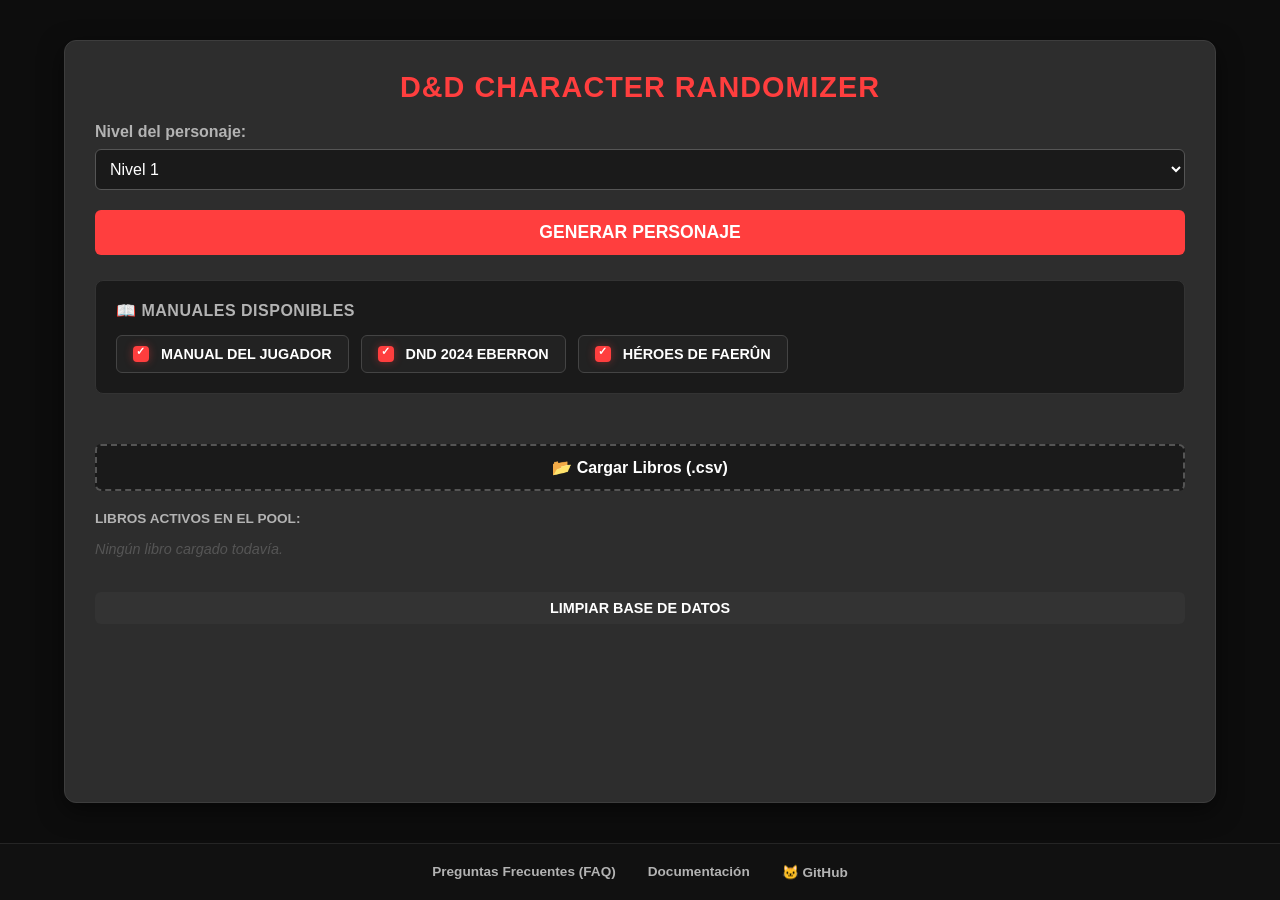
<file: index.html>
<!DOCTYPE html>
<html lang="es">
<head>
    <meta charset="UTF-8">
    <meta name="viewport" content="width=device-width, initial-scale=1.0">
    <title>Randomizador de Personajes - D&D</title>
    <link rel="stylesheet" href="CSS/style.css">
    <link rel="stylesheet" href="CSS/index-style.css">
    <link rel="icon" href="IMG/icon.png">
    <script src="java.js" defer></script>
</head>
<body>

<div id="toast-container"></div>

<div class="container">
    <h1>D&D Character Randomizer</h1>
    
    <div class="form-group">
        <label for="level-select">Nivel del personaje:</label>
        <select id="level-select">
            <script>
                for (let i = 1; i <= 20; i++) {
                    document.write(`<option value="${i}">Nivel ${i}</option>`);
                }
            </script>
        </select>
    </div>

    <button id="generate-btn" disabled>Generar Personaje</button>

    <div class="result-box" id="result-box">
        <div class="result-item">
            <span class="label-result">Nivel</span>
            <span class="value-result" id="res-level">-</span>
        </div>
        <div class="result-item">
            <span class="label-result">Raza</span>
            <span class="value-result" id="res-race">-</span>
        </div>
        <div class="result-item" id="container-subrace">
            <span class="label-result">Subraza</span>
            <span class="value-result" id="res-subrace">-</span>
        </div>
        <div class="result-item">
            <span class="label-result">Clase</span>
            <span class="value-result" id="res-class">-</span>
        </div>
        <div class="result-item" id="container-subclass">
            <span class="label-result">Subclase</span>
            <span class="value-result" id="res-subclass">-</span>
        </div>
        <div class="result-item">
            <span class="label-result">Trasfondo</span>
            <span class="value-result" id="res-background">-</span>
        </div>
        
        <div class="stats-container" id="container-stats" style="display: none;">
            <div class="stat-block"><span>FUE</span><strong id="stat-fue">10</strong></div>
            <div class="stat-block"><span>DES</span><strong id="stat-des">10</strong></div>
            <div class="stat-block"><span>CON</span><strong id="stat-con">10</strong></div>
            <div class="stat-block"><span>INT</span><strong id="stat-int">10</strong></div>
            <div class="stat-block"><span>SAB</span><strong id="stat-sab">10</strong></div>
            <div class="stat-block"><span>CAR</span><strong id="stat-car">10</strong></div>
        </div>
    </div>

    <div class="native-books-container">
        <h3>📖 Manuales Disponibles</h3>
        <div id="native-books-grid" class="native-books-grid">
            </div>
    </div>

    <div class="form-group">
        <label class="custom-file-upload">
            <input type="file" id="csv-file" accept=".csv" multiple>
            <span>📂 Cargar Libros (.csv)</span>
        </label>
    </div>

    <div class="file-list-container">
        <label>Libros activos en el pool:</label>
        <div id="loaded-files-list" class="chips-container">
            <span class="empty-list-msg">Ningún libro cargado todavía.</span>
        </div>
    </div>
    
    <button id="clear-btn" class="btn-secondary" style="margin-top: 10px; background-color: #333; font-size: 0.9rem; padding: 8px;">Limpiar Base de Datos</button>
</div>

<footer class="main-footer">
    <div class="footer-content">
        <div class="footer-links">
            <a href="HTML/faq.html">Preguntas Frecuentes (FAQ)</a>
            <a href="HTML/documentacion.html">Documentación</a>
            <a href="https://github.com/Coty1904/D-D-Character-Randomizer" target="_blank" rel="noopener noreferrer">🐱 GitHub</a>
        </div>
    </div>
</footer>

</body>
</html>
</file>
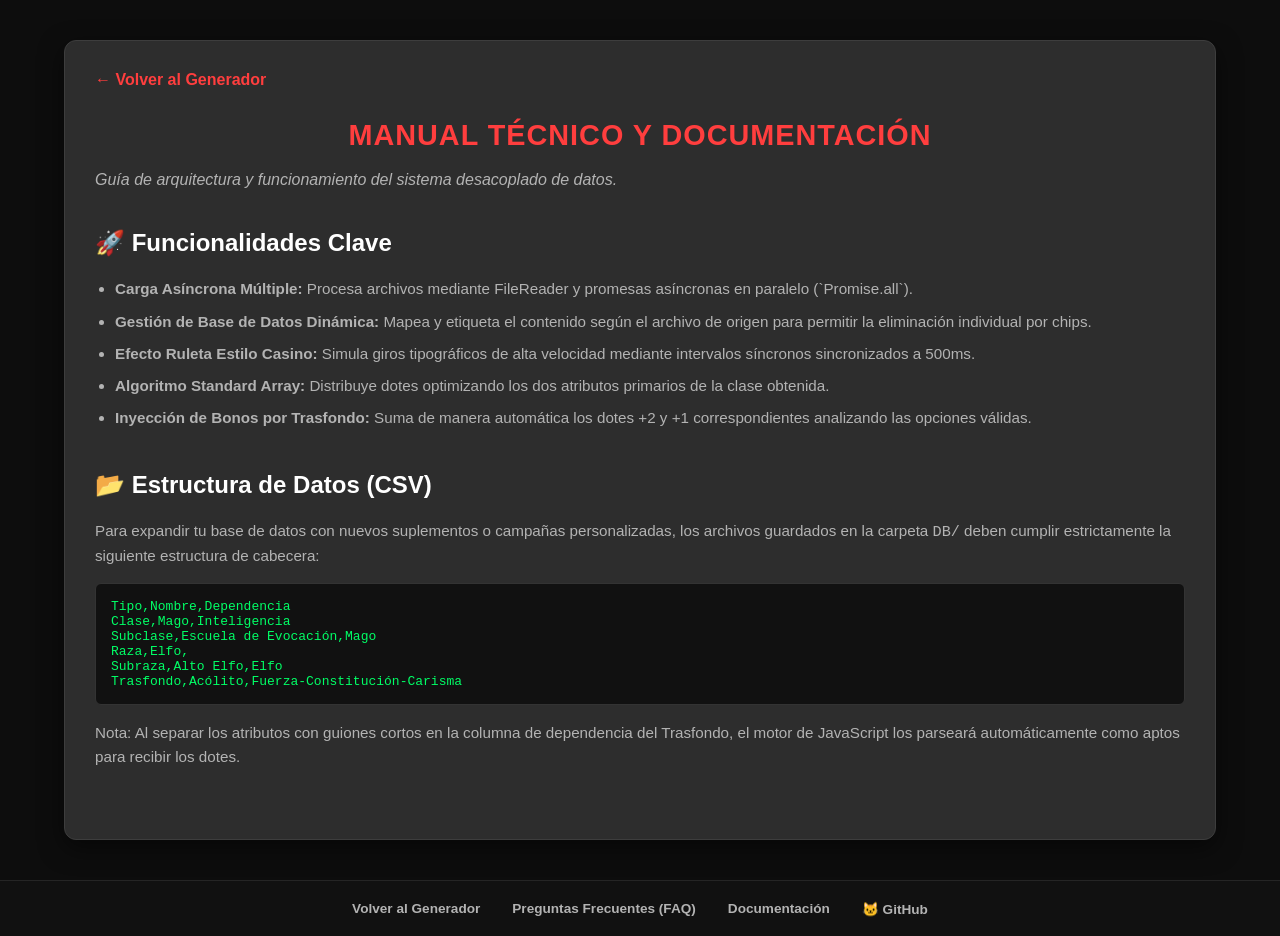
<file: HTML/documentacion.html>
<!DOCTYPE html>
<html lang="es">
<head>
    <meta charset="UTF-8">
    <meta name="viewport" content="width=device-width, initial-scale=1.0">
    <title>Documentación - D&D 2024 Character Randomizer</title>
    <link rel="stylesheet" href="../CSS/style.css">
    <link rel="stylesheet" href="../CSS/doc-style.css">
    <link rel="icon" href="../IMG/icon.png">
    <style>
        .doc-section { margin-bottom: 40px; }
        .doc-section p, .doc-section li { color: var(--text-secondary); line-height: 1.6; font-size: 0.95rem; }
        .doc-section ul { padding-left: 20px; }
        .doc-section li { margin-bottom: 8px; }
        .code-block { background: #111; padding: 15px; border-radius: 6px; border: 1px solid #333; font-family: monospace; color: #00ff66; overflow-x: auto; margin: 15px 0; }
        .btn-back { display: inline-block; margin-bottom: 30px; color: var(--accent-color); text-decoration: none; font-weight: bold; }
    </style>
</head>
<body>
    <div class="container">
        <a href="../index.html" class="btn-back">← Volver al Generador</a>
        <h1>Manual Técnico y Documentación</h1>
        <p style="color: var(--text-secondary); font-style: italic; margin-bottom: 40px;">Guía de arquitectura y funcionamiento del sistema desacoplado de datos.</p>

        <div class="doc-section">
            <h2>🚀 Funcionalidades Clave</h2>
            <ul>
                <li><strong>Carga Asíncrona Múltiple:</strong> Procesa archivos mediante FileReader y promesas asíncronas en paralelo (`Promise.all`).</li>
                <li><strong>Gestión de Base de Datos Dinámica:</strong> Mapea y etiqueta el contenido según el archivo de origen para permitir la eliminación individual por chips.</li>
                <li><strong>Efecto Ruleta Estilo Casino:</strong> Simula giros tipográficos de alta velocidad mediante intervalos síncronos sincronizados a 500ms.</li>
                <li><strong>Algoritmo Standard Array:</strong> Distribuye dotes optimizando los dos atributos primarios de la clase obtenida.</li>
                <li><strong>Inyección de Bonos por Trasfondo:</strong> Suma de manera automática los dotes +2 y +1 correspondientes analizando las opciones válidas.</li>
            </ul>
        </div>

        <div class="doc-section">
            <h2>📂 Estructura de Datos (CSV)</h2>
            <p>Para expandir tu base de datos con nuevos suplementos o campañas personalizadas, los archivos guardados en la carpeta <code>DB/</code> deben cumplir estrictamente la siguiente estructura de cabecera:</p>
            <div class="code-block">
                Tipo,Nombre,Dependencia<br>
                Clase,Mago,Inteligencia<br>
                Subclase,Escuela de Evocación,Mago<br>
                Raza,Elfo,<br>
                Subraza,Alto Elfo,Elfo<br>
                Trasfondo,Acólito,Fuerza-Constitución-Carisma
            </div>
            <p>Nota: Al separar los atributos con guiones cortos en la columna de dependencia del Trasfondo, el motor de JavaScript los parseará automáticamente como aptos para recibir los dotes.</p>
        </div>
    </div>
    <!-- FOOTER DE LAS PÁGINAS SECUNDARIAS (Sin Copyright, centrado y fijo al fondo) -->
    <footer class="main-footer">
        <div class="footer-content">
            <div class="footer-links">
                <a href="../index.html">Volver al Generador</a>
                <a href="faq.html">Preguntas Frecuentes (FAQ)</a>
                <a href="documentacion.html">Documentación</a>
                <a href="https://github.com/Coty1904/D-D-Character-Randomizer" target="_blank" rel="noopener noreferrer">🐱 GitHub</a>
            </div>
        </div>
    </footer>
</body>
</html>
</file>
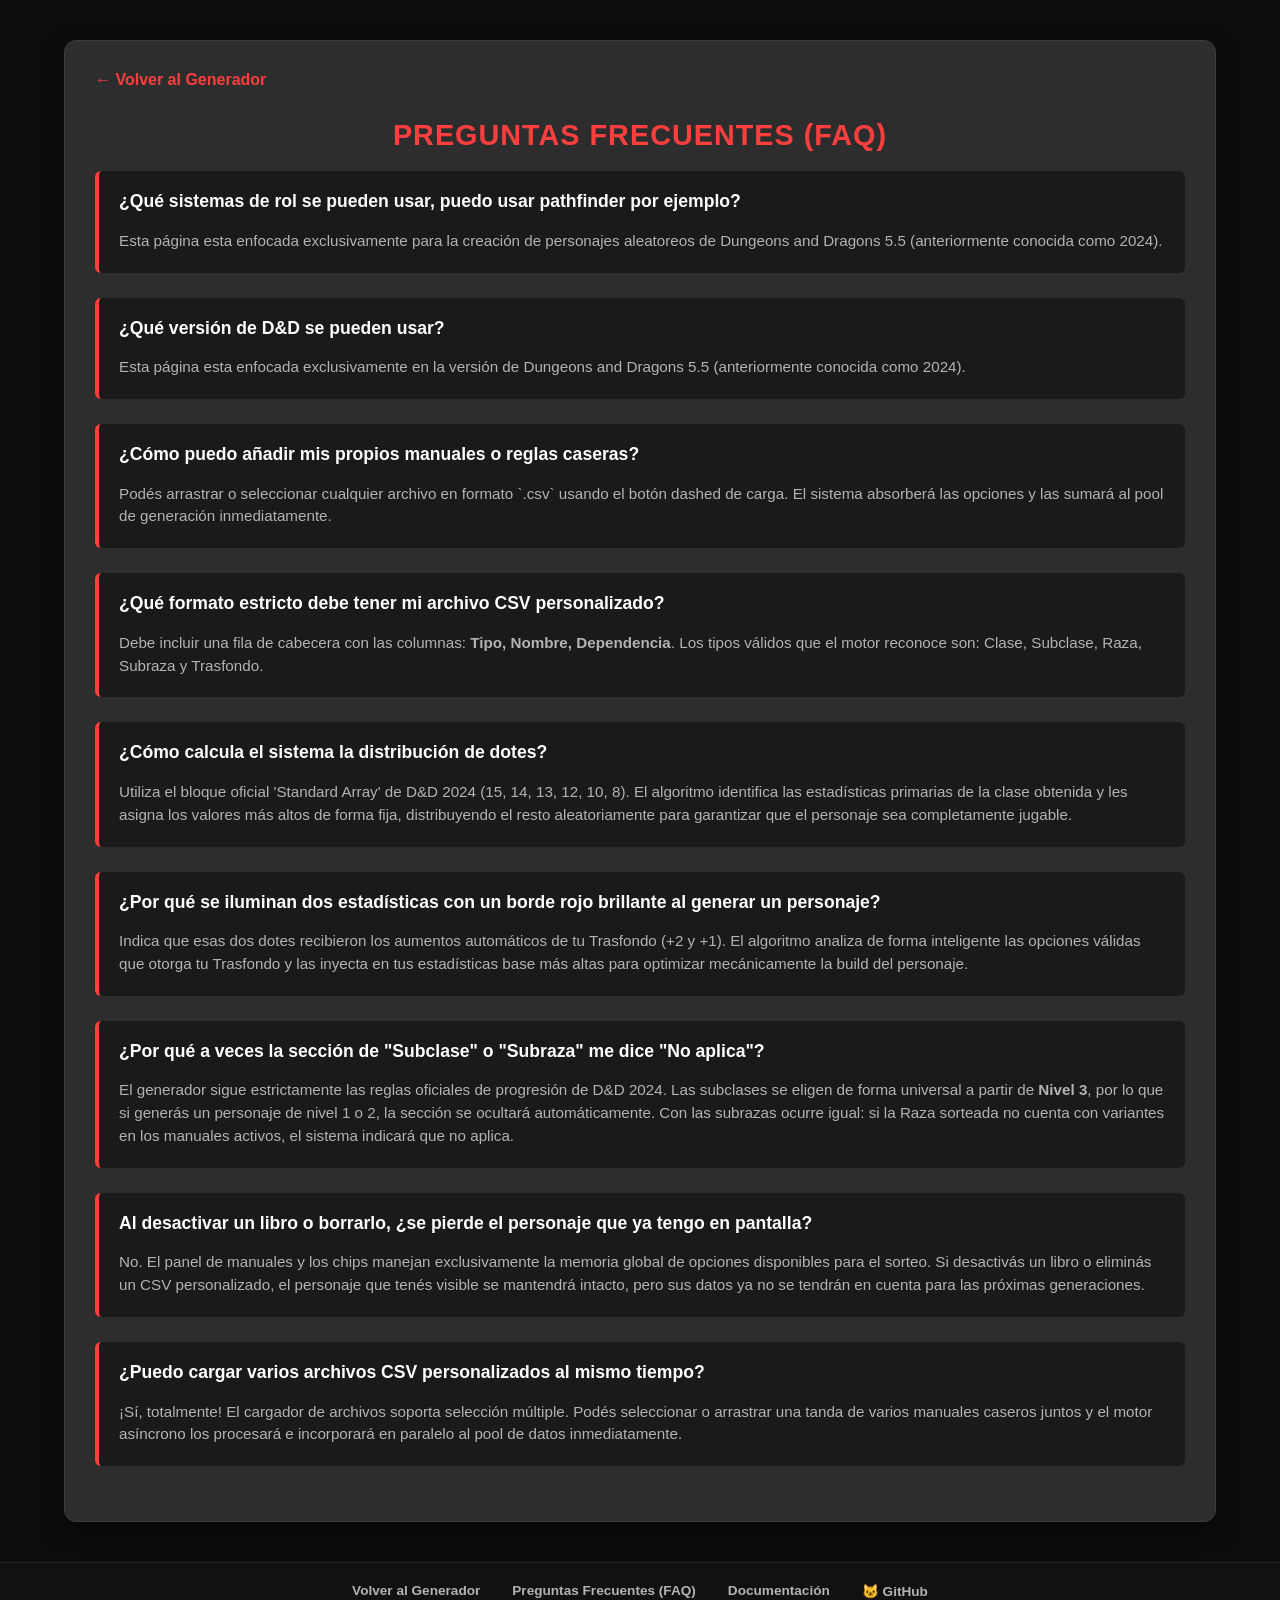
<file: HTML/faq.html>
<!DOCTYPE html>
<html lang="es">
<head>
    <meta charset="UTF-8">
    <meta name="viewport" content="width=device-width, initial-scale=1.0">
    <title>FAQ - D&D 2024 Character Randomizer</title>
    <link rel="stylesheet" href="../CSS/style.css">
    <link rel="stylesheet" href="../CSS/faq-style.css">
    <link rel="icon" href="../IMG/icon.png">
    <style>
        .faq-box { margin-bottom: 25px; padding: 20px; background: #1a1a1a; border-radius: 6px; border-left: 4px solid var(--accent-color); }
        .faq-box h3 { margin-top: 0; color: var(--text-color); font-size: 1.1rem; }
        .faq-box p { color: var(--text-secondary); line-height: 1.5; margin-bottom: 0; font-size: 0.95rem; }
        .btn-back { display: inline-block; margin-bottom: 30px; color: var(--accent-color); text-decoration: none; font-weight: bold; }
    </style>
</head>
<body>
    <div class="container">
        <a href="../index.html" class="btn-back">← Volver al Generador</a>
        <h1>Preguntas Frecuentes (FAQ)</h1>
        
        <div class="faq-box">
            <h3>¿Qué sistemas de rol se pueden usar, puedo usar pathfinder por ejemplo?</h3>
            <p>Esta página esta enfocada exclusivamente para la creación de personajes aleatoreos de Dungeons and Dragons 5.5 (anteriormente conocida como 2024).</p>
        </div>

        <div class="faq-box">
            <h3>¿Qué versión de D&D se pueden usar?</h3>
            <p>Esta página esta enfocada exclusivamente en la versión de Dungeons and Dragons 5.5 (anteriormente conocida como 2024).</p>
        </div>

        <div class="faq-box">
            <h3>¿Cómo puedo añadir mis propios manuales o reglas caseras?</h3>
            <p>Podés arrastrar o seleccionar cualquier archivo en formato `.csv` usando el botón dashed de carga. El sistema absorberá las opciones y las sumará al pool de generación inmediatamente.</p>
        </div>

        <div class="faq-box">
            <h3>¿Qué formato estricto debe tener mi archivo CSV personalizado?</h3>
            <p>Debe incluir una fila de cabecera con las columnas: <strong>Tipo, Nombre, Dependencia</strong>. Los tipos válidos que el motor reconoce son: Clase, Subclase, Raza, Subraza y Trasfondo.</p>
        </div>

        <div class="faq-box">
            <h3>¿Cómo calcula el sistema la distribución de dotes?</h3>
            <p>Utiliza el bloque oficial 'Standard Array' de D&D 2024 (15, 14, 13, 12, 10, 8). El algoritmo identifica las estadísticas primarias de la clase obtenida y les asigna los valores más altos de forma fija, distribuyendo el resto aleatoriamente para garantizar que el personaje sea completamente jugable.</p>
        </div>

        <div class="faq-box">
            <h3>¿Por qué se iluminan dos estadísticas con un borde rojo brillante al generar un personaje?</h3>
            <p>Indica que esas dos dotes recibieron los aumentos automáticos de tu Trasfondo (+2 y +1). El algoritmo analiza de forma inteligente las opciones válidas que otorga tu Trasfondo y las inyecta en tus estadísticas base más altas para optimizar mecánicamente la build del personaje.</p>
        </div>

        <div class="faq-box">
            <h3>¿Por qué a veces la sección de "Subclase" o "Subraza" me dice "No aplica"?</h3>
            <p>El generador sigue estrictamente las reglas oficiales de progresión de D&D 2024. Las subclases se eligen de forma universal a partir de <strong>Nivel 3</strong>, por lo que si generás un personaje de nivel 1 o 2, la sección se ocultará automáticamente. Con las subrazas ocurre igual: si la Raza sorteada no cuenta con variantes en los manuales activos, el sistema indicará que no aplica.</p>
        </div>

        <div class="faq-box">
            <h3>Al desactivar un libro o borrarlo, ¿se pierde el personaje que ya tengo en pantalla?</h3>
            <p>No. El panel de manuales y los chips manejan exclusivamente la memoria global de opciones disponibles para el sorteo. Si desactivás un libro o eliminás un CSV personalizado, el personaje que tenés visible se mantendrá intacto, pero sus datos ya no se tendrán en cuenta para las próximas generaciones.</p>
        </div>

        <div class="faq-box">
            <h3>¿Puedo cargar varios archivos CSV personalizados al mismo tiempo?</h3>
            <p>¡Sí, totalmente! El cargador de archivos soporta selección múltiple. Podés seleccionar o arrastrar una tanda de varios manuales caseros juntos y el motor asíncrono los procesará e incorporará en paralelo al pool de datos inmediatamente.</p>
        </div>
    </div>
    <!-- FOOTER DE LAS PÁGINAS SECUNDARIAS (Sin Copyright, centrado y fijo al fondo) -->
    <footer class="main-footer">
        <div class="footer-content">
            <div class="footer-links">
                <a href="../index.html">Volver al Generador</a>
                <a href="faq.html">Preguntas Frecuentes (FAQ)</a>
                <a href="documentacion.html">Documentación</a>
                <a href="https://github.com/Coty1904/D-D-Character-Randomizer" target="_blank" rel="noopener noreferrer">🐱 GitHub</a>
            </div>
        </div>
    </footer>
</body>
</html>
</file>
<file: CSS/style.css>
:root {
    --bg-color: #1a1a1a;
    --card-bg: #2d2d2d;
    --accent-color: #ff3e3e;
    --text-color: #ffffff;
    --text-secondary: #b3b3b3;
    --success-color: #2ecc71;
}

body {
    background-color: #0d0d0d;
    color: var(--text-color);
    font-family: 'Segoe UI', Tahoma, Geneva, Verdana, sans-serif;
    margin: 0;
    padding: 0;
    display: flex;
    flex-direction: column;
    align-items: center;       /* Centra la tarjeta .container en pantallas horizontales */
    min-height: 100vh;
    box-sizing: border-box;
}

.container {
    background-color: var(--card-bg);
    padding: 30px;
    border-radius: 12px;
    box-shadow: 0 8px 24px rgba(0, 0, 0, 0.5);
    width: 90%;                /* Usa el 90% del espacio disponible si la pantalla se achica */
    max-width: 1200px;          /* ¡AUMENTADO! El candado sube de 600px a 900px para que sea alargado en PC */
    box-sizing: border-box;
    border: 1px solid #3d3d3d;
    margin: 40px auto;         /* Centrado balanceado arriba y abajo */
    flex: 1;                   /* Empuja al footer obligatoriamente al piso de la pantalla */
}

h1 {
    text-align: center;
    color: var(--accent-color);
    margin-top: 0;
    font-size: 1.8rem;
    text-transform: uppercase;
    letter-spacing: 1px;
}

/* =========================================================================
   ESTILOS CONTROLADOS DEL FOOTER COMPLETO (PUNTA A PUNTA)
   ========================================================================= */
.main-footer {
    width: 100%;               /* Se estira de lado a lado del monitor */
    background-color: #111;
    border-top: 1px solid #252525;
    padding: 20px 0;
    margin-top: auto;          /* Anclaje al fondo absoluto */
    box-sizing: border-box;
}

.footer-content {
    width: 100%;
    max-width: 900px;          /* Sincronizado con el ancho máximo de la tarjeta */
    margin: 0 auto;
    padding: 0 20px;
    display: flex;
    justify-content: center;   /* Enlaces de navegación centrados */
    align-items: center;
    box-sizing: border-box;
}

.footer-links {
    display: flex;
    gap: 32px;
}

.footer-links a {
    color: var(--text-secondary);
    text-decoration: none;
    font-size: 0.85rem;
    font-weight: 600;
    transition: color 0.2s ease;
}

.footer-links a:hover {
    color: var(--accent-color);
}

@media (max-width: 768px) {
    body {
        padding: 10px;
        align-items: stretch;  /* En celulares anula el centrado de PC y va a ancho completo */
    }
    .container {
        padding: 20px 15px;
        margin: 10px auto;
        max-width: 100%;       /* Ocupa todo el ancho en mobile */
    }
    .footer-links {
        gap: 20px;
        flex-wrap: wrap;
        justify-content: center;
    }
}
</file>
<file: CSS/index-style.css>
.form-group {
    margin-bottom: 20px;
    display: flex;
    flex-direction: column;
    gap: 8px;
}

label {
    font-weight: bold;
    color: var(--text-secondary);
}

select {
    background-color: #1a1a1a;
    color: var(--text-color);
    border: 1px solid #555;
    padding: 10px;
    border-radius: 6px;
    font-size: 1rem;
    cursor: pointer;
    outline: none;
}

select:focus {
    border-color: var(--accent-color);
}

button {
    width: 100%;
    background-color: var(--accent-color);
    color: white;
    border: none;
    padding: 12px;
    font-size: 1.1rem;
    font-weight: bold;
    border-radius: 6px;
    cursor: pointer;
    transition: all 0.2s ease;
    text-transform: uppercase;
}

button:hover {
    background-color: #cc2929;
    box-shadow: 0 0 12px rgba(255, 62, 62, 0.4);
}

button:disabled {
    background-color: #555;
    cursor: not-allowed;
    color: #888;
    box-shadow: none;
}

.custom-file-upload input[type="file"] {
    display: none;
}

.custom-file-upload {
    display: block;
    box-sizing: border-box;
    width: 100%;
    background-color: #1a1a1a;
    color: var(--text-color);
    border: 2px dashed #555;
    padding: 12px;
    border-radius: 6px;
    cursor: pointer;
    text-align: center;
    font-weight: bold;
    transition: all 0.2s ease;
    margin-top: 35px;
}

.custom-file-upload:hover {
    border-color: var(--accent-color);
    background-color: #252525;
}

.file-list-container {
    margin-top: 10px;
    margin-bottom: 25px;
}

.file-list-container label {
    font-size: 0.85rem;
    color: var(--text-secondary);
    text-transform: uppercase;
    display: block;
    margin-bottom: 6px;
}

.result-box {
    margin-top: 25px;
    margin-bottom: 30px;
    padding: 20px;
    background-color: #1a1a1a;
    border-radius: 8px;
    border-left: 4px solid var(--accent-color);
    display: none; 
    grid-template-columns: repeat(6, 1fr);
    row-gap: 20px; 
    column-gap: 12px; 
}

.result-item {
    display: flex;
    flex-direction: column;
    justify-content: flex-start; 
    align-items: center;
    text-align: center;
    box-sizing: border-box;
    height: 100%; 
}

.label-result {
    color: var(--text-secondary);
    font-size: 0.75rem;
    text-transform: uppercase;
    display: block;
    width: 100%;
    margin-bottom: 10px;
    border-bottom: 1px solid #333;
    padding-bottom: 6px;
    min-height: 18px;
}

.value-result {
    font-weight: bold;
    color: #fff;
    font-size: 1rem;
    display: block;
    word-break: break-word; 
    line-height: 1.3;
    min-height: 2.6rem;    
    width: 100%;
    overflow: hidden;       
}

.stats-container {
    grid-column: 1 / span 6;
    display: flex;
    justify-content: space-between;
    gap: 12px;
    width: 100%;
    border-top: 1px dashed #333;
    padding-top: 20px;
}

.stat-block {
    background-color: #252525;
    border: 1px solid #444;
    border-radius: 6px;
    padding: 10px 8px;
    text-align: center;
    flex: 1;
    min-width: 60px;
    box-sizing: border-box;
    transition: all 0.2s ease;
}

.stat-block:hover {
    border-color: var(--accent-color);
    transform: translateY(-2px);
    box-shadow: 0 4px 10px rgba(255, 62, 62, 0.15);
}

.stat-block span {
    display: block;
    font-size: 0.75rem;
    color: var(--text-secondary);
    font-weight: bold;
    margin-bottom: 4px;
    letter-spacing: 0.5px;
}

.stat-block strong {
    display: block;
    font-size: 1.3rem;
    color: var(--text-color); 
}

#toast-container {
    position: fixed;
    top: 20px;
    right: 20px;
    z-index: 9999;
    display: flex;
    flex-direction: column;
    gap: 10px;
}

.toast {
    background-color: #222;
    color: #fff;
    padding: 14px 20px;
    border-radius: 6px;
    font-size: 0.9rem;
    font-weight: 500;
    box-shadow: 0 4px 15px rgba(0, 0, 0, 0.6);
    display: flex;
    align-items: center;
    gap: 10px;
    min-width: 320px;
    max-width: 480px;
    border-left: 4px solid #fff;
    animation: slideIn 0.3s cubic-bezier(0.175, 0.885, 0.32, 1.275) forwards, fadeOut 0.5s ease 3.5s forwards;
}

.toast.success { border-left-color: var(--success-color); }
.toast.error { border-left-color: var(--accent-color); }

.chips-container {
    display: flex;
    flex-wrap: wrap;
    gap: 12px;
    margin-top: 15px;
    padding: 0;
}

.libro-chip {
    display: inline-flex;       
    align-items: center;        
    justify-content: center;
    background-color: #1a1a1a;
    border: 1px solid var(--accent-color);
    color: #ffffff;
    padding: 8px 14px;          
    border-radius: 6px;         
    font-size: 0.85rem;
    font-weight: 600;
    gap: 10px;                  
    transition: all 0.2s ease;
    box-shadow: 0 2px 6px rgba(0, 0, 0, 0.4);
}

.libro-chip:hover {
    background-color: #222222;
    box-shadow: 0 0 10px rgba(255, 62, 62, 0.3);
    transform: translateY(-1px);
}

.libro-chip .btn-remove-chip {
    display: inline-flex;       
    align-items: center;
    justify-content: center;
    background: none;
    border: none;
    color: #666;
    cursor: pointer;
    font-size: 1.2rem;          
    padding: 0;
    margin: 0;
    width: 18px;                
    height: 18px;
    line-height: 1;
    transition: color 0.15s ease, transform 0.15s ease;
}

.libro-chip .btn-remove-chip:hover {
    color: var(--accent-color);
    transform: scale(1.2);      
}

.empty-list-msg {
    color: #555;
    font-style: italic;
    font-size: 0.9rem;
}

@keyframes slideIn {
    from { transform: translateX(120%); opacity: 0; }
    to { transform: translateX(0); opacity: 1; }
}
@keyframes fadeOut {
    from { opacity: 1; transform: translateX(0); }
    to { opacity: 0; transform: translateX(30px); }
}

.stat-block strong.stat-rolling,
.result-item .value-result.stat-rolling {
    animation: blurRoll 0.08s infinite alternate;
    color: var(--accent-color) !important;
}

@keyframes blurRoll {
    from { transform: scale(0.95); filter: blur(1.5px); opacity: 0.6; }
    to { transform: scale(1.05); filter: blur(0px); opacity: 1; }
}

.stat-block.stat-boosted {
    background: linear-gradient(145deg, #2a1818, #1c1212); 
    border-color: var(--accent-color) !important; 
    box-shadow: 0 0 15px rgba(255, 62, 62, 0.25); 
    transform: translateY(-2px); 
}

.native-books-container {
    margin-top: 25px;
    margin-bottom: 15px;
    padding: 20px;
    background-color: #1a1a1a;
    border-radius: 8px;
    border: 1px solid #333;
}

.native-books-container h3 {
    margin-top: 0;
    margin-bottom: 15px;
    font-size: 1rem;
    color: var(--text-secondary);
    text-transform: uppercase;
    letter-spacing: 0.5px;
}

.native-books-grid {
    display: flex;
    gap: 12px;
    flex-wrap: wrap;
}

.libro-switch-card {
    display: inline-flex;
    align-items: center;
    gap: 12px;
    padding: 10px 16px;
    background-color: #222;
    border: 1px solid #444;
    border-radius: 6px;
    cursor: pointer;
    transition: all 0.2s ease;
    user-select: none;
}

.libro-switch-card:hover {
    border-color: var(--accent-color);
    background-color: #282828;
}

.libro-switch-card input[type="checkbox"] { display: none; }

.switch-box {
    width: 16px;
    height: 16px;
    border: 2px solid #666;
    border-radius: 4px;
    position: relative;
    display: inline-block;
    transition: all 0.15s ease;
    box-sizing: border-box;
}

.libro-switch-card input[type="checkbox"]:checked + .switch-box {
    background-color: var(--accent-color);
    border-color: var(--accent-color);
    box-shadow: 0 0 8px rgba(255, 62, 62, 0.4);
}

.libro-switch-card input[type="checkbox"]:checked + .switch-box::after {
    content: "✓"; position: absolute; color: white; font-size: 11px; font-weight: bold; top: -3px; left: 1px;
}

.libro-titulo { font-size: 0.9rem; font-weight: 600; color: var(--text-color); }

@media (max-width: 768px) {
    .result-box { grid-template-columns: 1fr; row-gap: 14px; padding: 15px; }
    .result-item { flex-direction: row; justify-content: space-between; align-items: center; text-align: left; padding-bottom: 8px; border-bottom: 1px solid #252525; }
    .result-item:last-of-type { border-bottom: none; }
    .label-result { width: auto; margin-bottom: 0; padding-bottom: 0; border-bottom: none; font-size: 0.8rem; }
    .value-result { width: auto; text-align: right; min-height: auto; font-size: 1.05rem; }
    .stats-container { grid-column: 1; display: grid; grid-template-columns: repeat(3, 1fr); gap: 8px; padding-top: 15px; }
    .stat-block { min-width: auto; padding: 8px 4px; }
    .stat-block strong { font-size: 1.15rem; }
    .stat-block span { font-size: 0.7rem; }
    button { padding: 14px; font-size: 1rem; }
    .custom-file-upload { margin-top: 20px; padding: 14px; }
    .native-books-grid, .chips-container { gap: 8px; }
    .libro-switch-card, .libro-chip { padding: 8px 12px; font-size: 0.8rem; flex: 1 1 calc(50% - 8px); justify-content: space-between; }
}

@media (max-width: 380px) {
    .stats-container { grid-template-columns: repeat(2, 1fr); }
}
</file>
<file: CSS/doc-style.css>
.doc-section { 
    margin-bottom: 40px; 
}

.doc-section p, .doc-section li { 
    color: var(--text-secondary); 
    line-height: 1.6; 
    font-size: 0.95rem; 
}

.doc-section ul { 
    padding-left: 20px; 
}

.doc-section li { 
    margin-bottom: 8px; 
}

.code-block { 
    background: #111; 
    padding: 15px; 
    border-radius: 6px; 
    border: 1px solid #333; 
    font-family: monospace; 
    color: #00ff66; 
    overflow-x: auto; 
    margin: 15px 0; 
}

.btn-back { 
    display: inline-block; 
    margin-bottom: 30px; 
    color: var(--accent-color); 
    text-decoration: none; 
    font-weight: bold; 
}
</file>
<file: CSS/faq-style.css>
.faq-box { 
    margin-bottom: 25px; 
    padding: 20px; 
    background: #1a1a1a; 
    border-radius: 6px; 
    border-left: 4px solid var(--accent-color); 
}

.faq-box h3 { 
    margin-top: 0; 
    color: var(--text-color); 
    font-size: 1.1rem; 
}

.faq-box p { 
    color: var(--text-secondary); 
    line-height: 1.5; 
    margin-bottom: 0; 
    font-size: 0.95rem; 
}

.btn-back { 
    display: inline-block; 
    margin-bottom: 30px; 
    color: var(--accent-color); 
    text-decoration: none; 
    font-weight: bold; 
}
</file>
